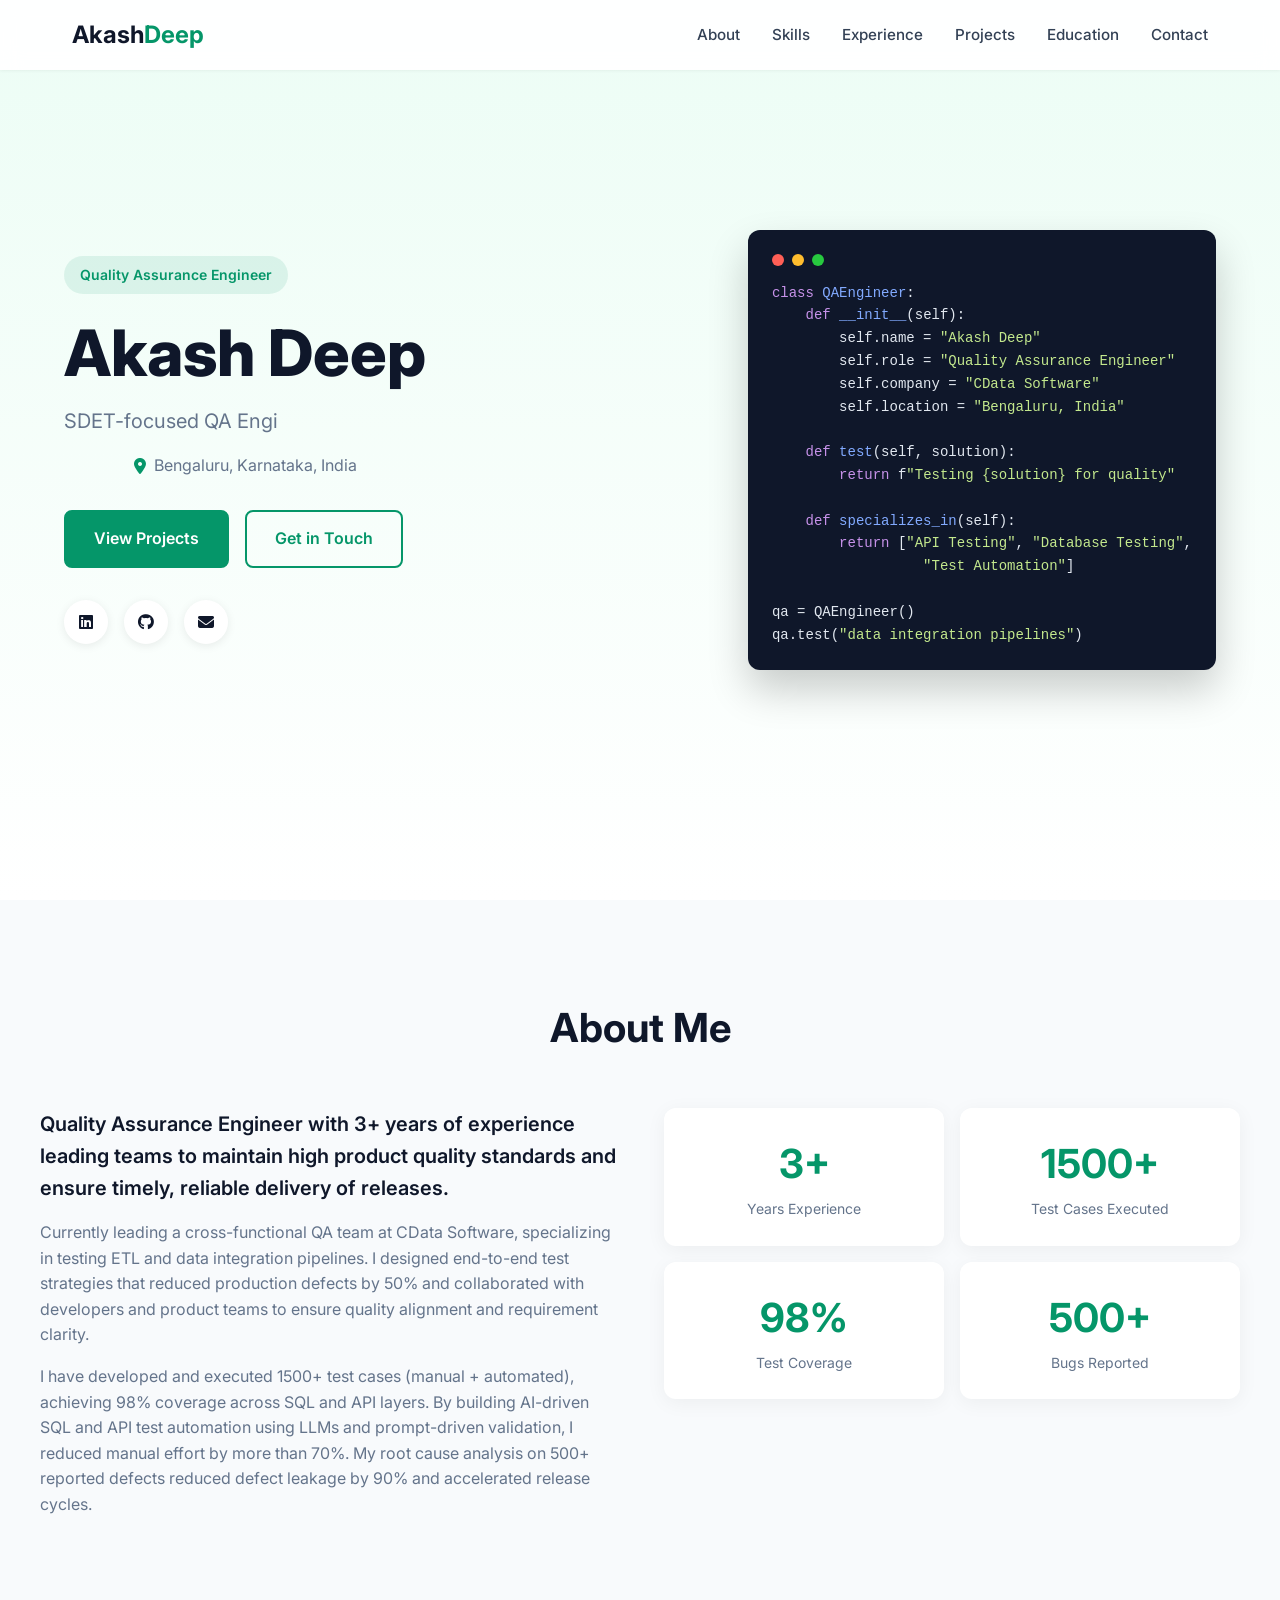
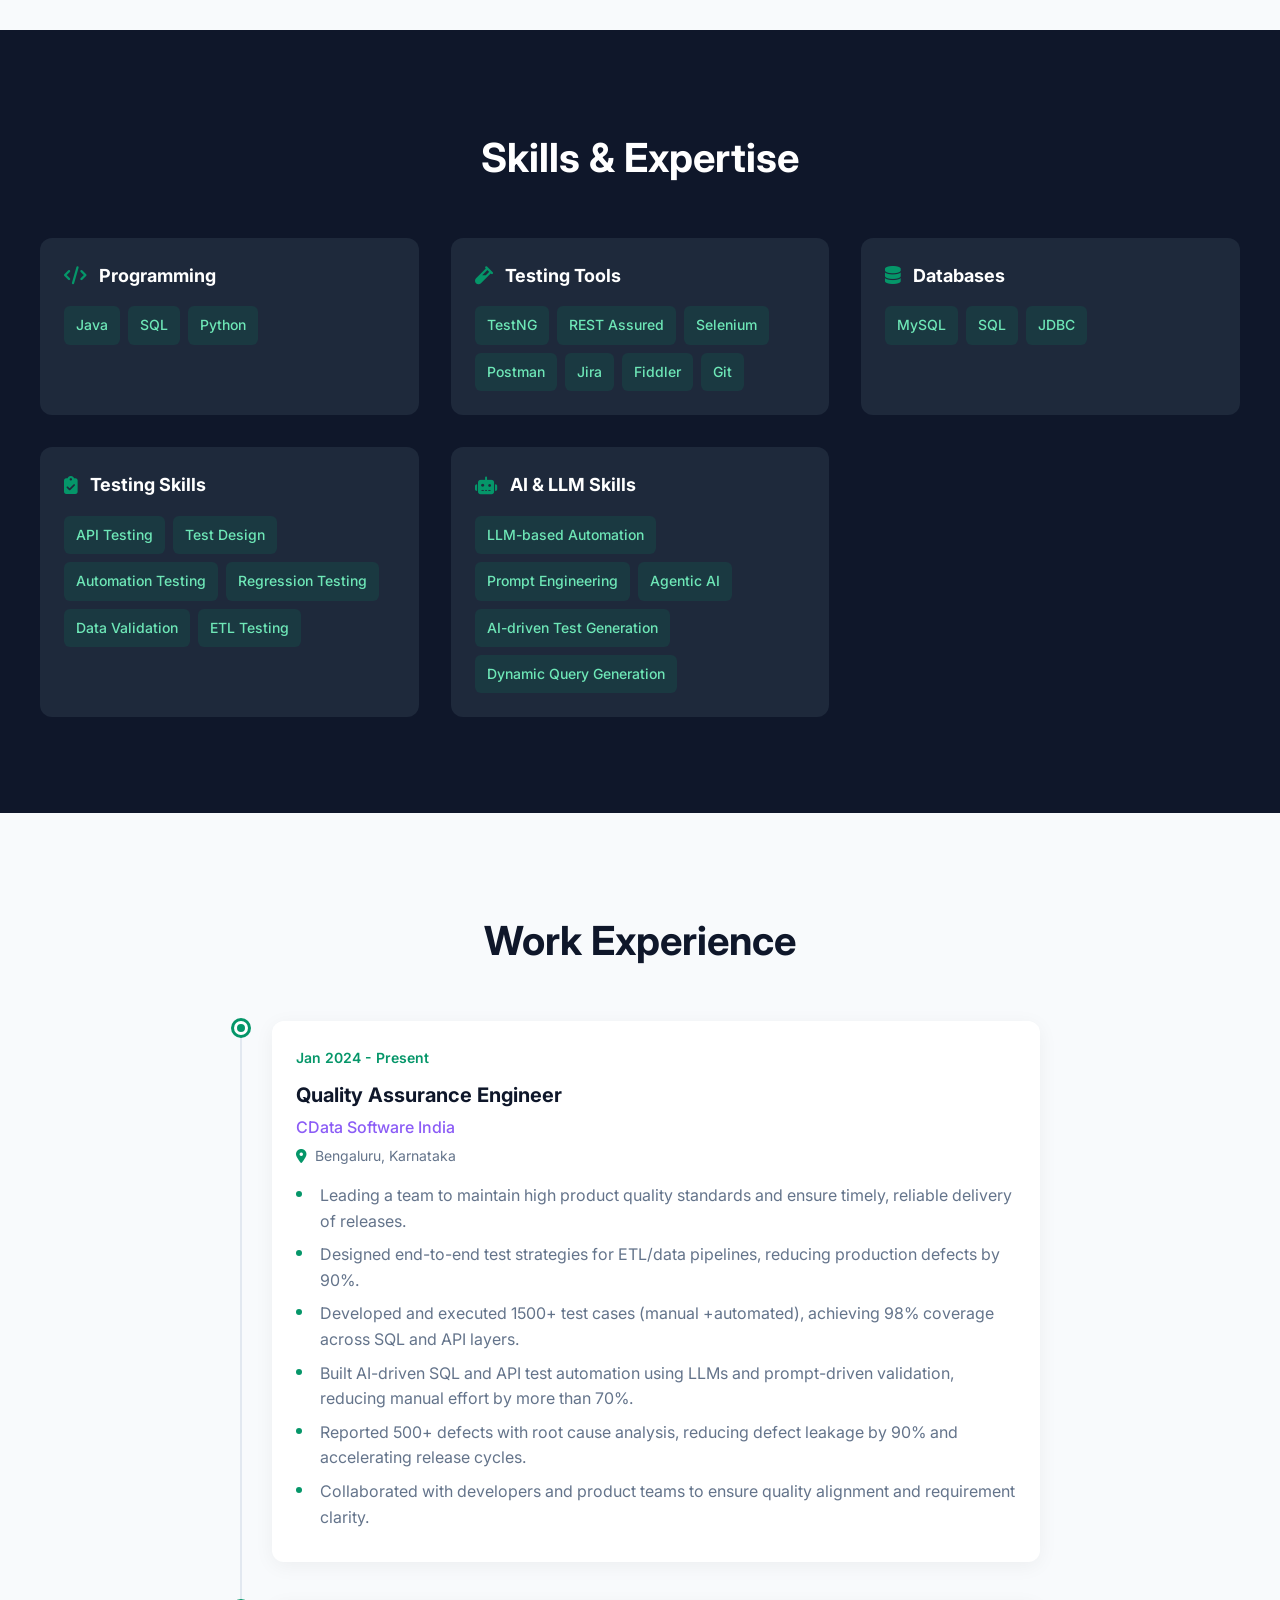
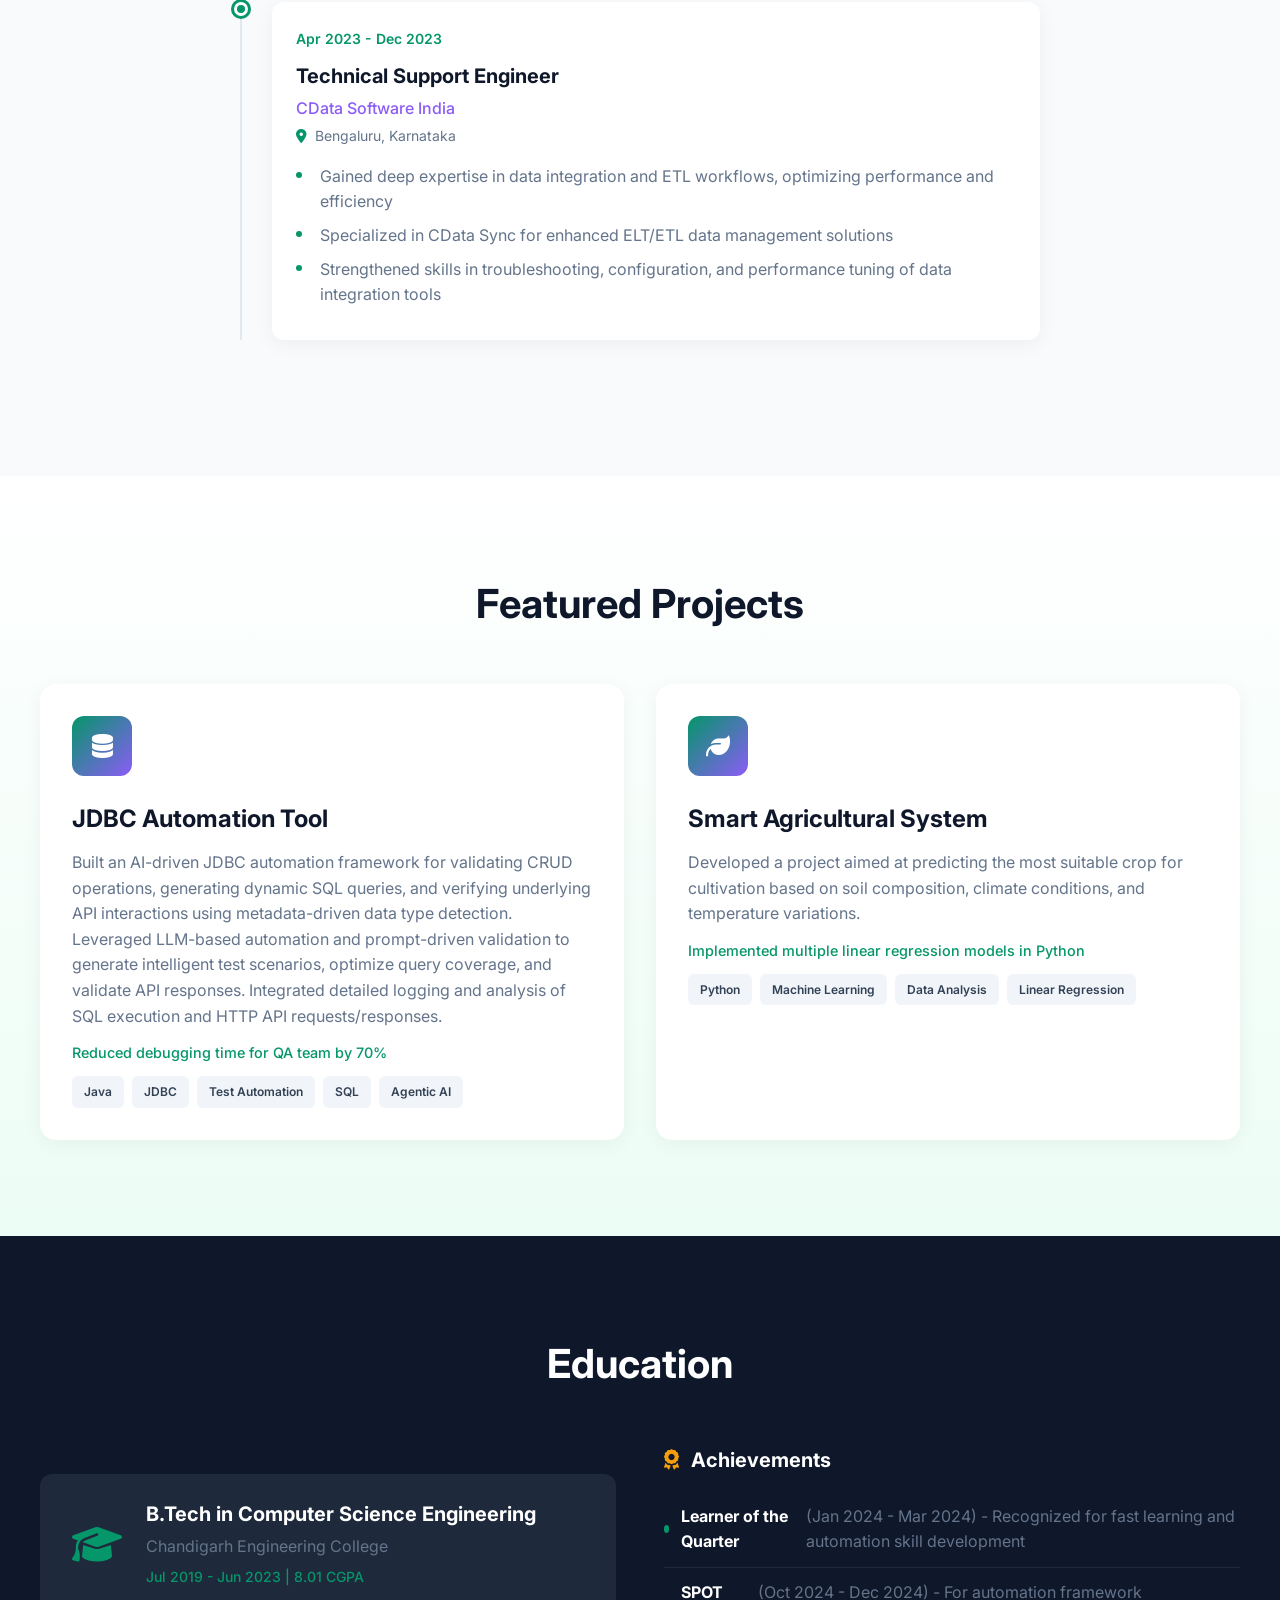
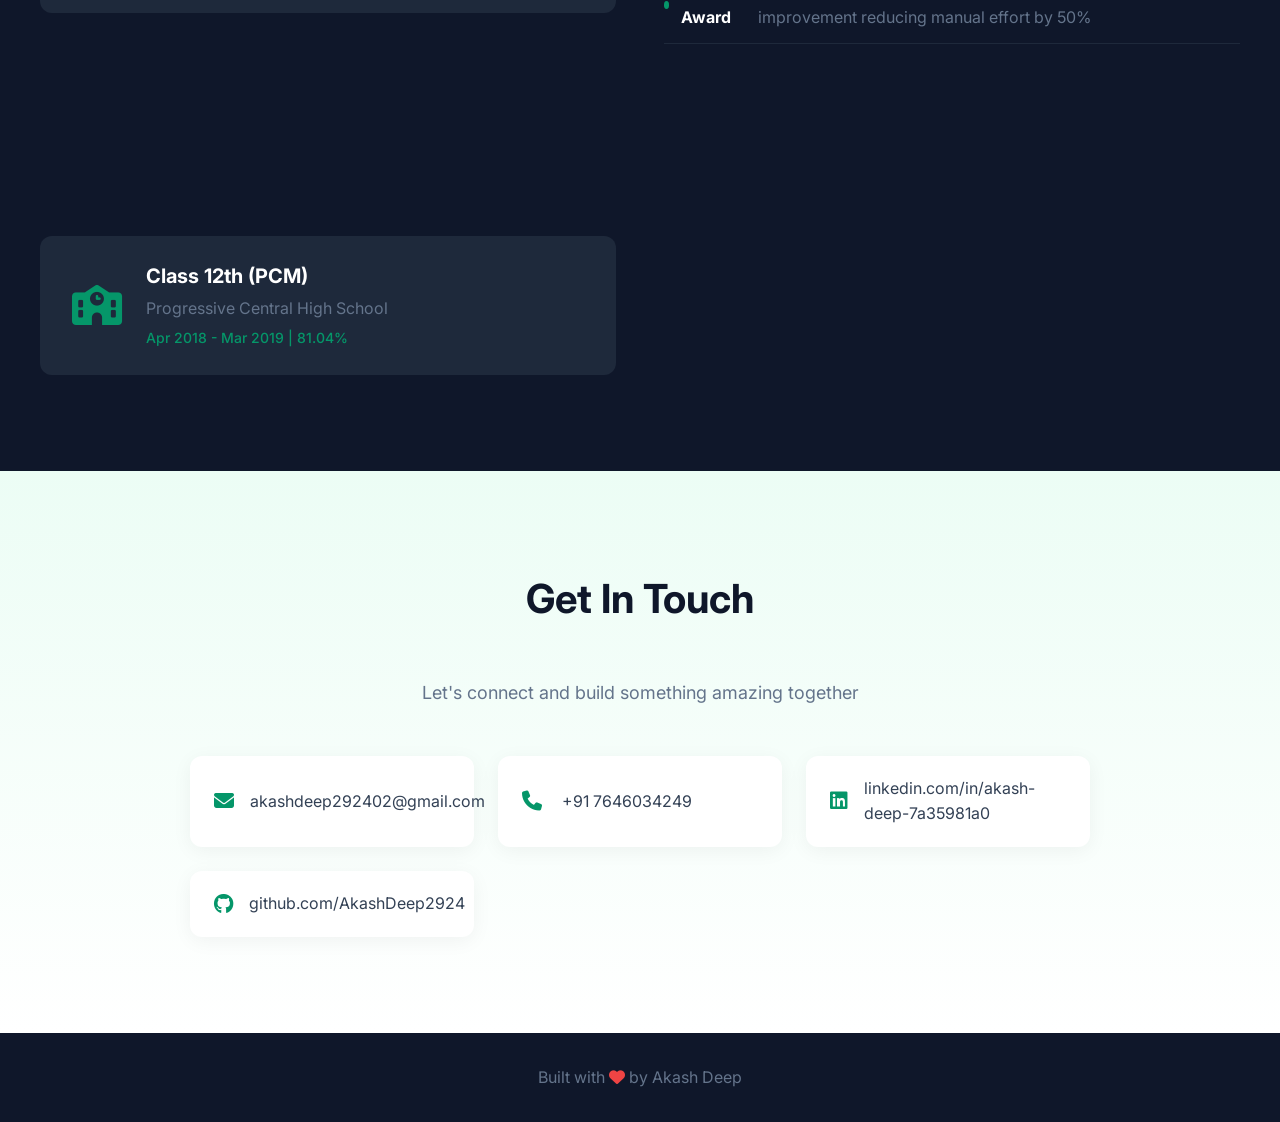
<file: index.html>
<!DOCTYPE html>
<html lang="en">
<head>
    <meta charset="UTF-8">
    <meta name="viewport" content="width=device-width, initial-scale=1.0">
    <title>Akash Deep | Quality Assurance Engineer</title>
    <link rel="stylesheet" href="style.css">
    <link rel="preconnect" href="https://fonts.googleapis.com">
    <link rel="preconnect" href="https://fonts.gstatic.com" crossorigin>
    <link href="https://fonts.googleapis.com/css2?family=Inter:wght@300;400;500;600;700&display=swap" rel="stylesheet">
    <link rel="stylesheet" href="https://cdnjs.cloudflare.com/ajax/libs/font-awesome/6.4.0/css/all.min.css">
</head>
<body>
    <nav class="navbar">
        <div class="nav-container">
            <a href="#" class="logo">Akash<span>Deep</span></a>
            <ul class="nav-links">
                <li><a href="#about">About</a></li>
                <li><a href="#skills">Skills</a></li>
                <li><a href="#experience">Experience</a></li>
                <li><a href="#projects">Projects</a></li>
                <li><a href="#education">Education</a></li>
                <li><a href="#contact">Contact</a></li>
            </ul>
            <div class="hamburger">
                <span></span>
                <span></span>
                <span></span>
            </div>
        </div>
    </nav>

    <section class="hero">
        <div class="hero-content">
            <span class="hero-tag">Quality Assurance Engineer</span>
            <h1>Akash Deep</h1>
            <p class="hero-subtitle">SDET-focused QA Engineer with 3+ years of experience in SQL, API, and JDBC driver testing. Proficient in Java and automation, with expertise in REST/SOAP/GraphQL validation and API-level debugging. Leveraging AI-driven automation frameworks and Agentic AI for dynamic query generation and API validation, improving test coverage and efficiency.  </p>
            <div class="hero-location">
                <i class="fas fa-map-marker-alt"></i>
                <span>Bengaluru, Karnataka, India</span>
            </div>
            <div class="hero-buttons">
                <a href="#projects" class="btn btn-primary">View Projects</a>
                <a href="#contact" class="btn btn-outline">Get in Touch</a>
            </div>
            <div class="hero-social">
                <a href="https://linkedin.com/in/akash-deep-7a35981a0" target="_blank" class="social-link">
                    <i class="fab fa-linkedin"></i>
                </a>
                <a href="https://github.com/AkashDeep2924" target="_blank" class="social-link">
                    <i class="fab fa-github"></i>
                </a>
                <a href="mailto:akashdeep292402@gmail.com" class="social-link">
                    <i class="fas fa-envelope"></i>
                </a>
            </div>
        </div>
        <div class="hero-visual">
            <div class="code-block">
                <div class="code-header">
                    <span class="dot red"></span>
                    <span class="dot yellow"></span>
                    <span class="dot green"></span>
                </div>
                <pre><code><span class="keyword">class</span> <span class="class-name">QAEngineer</span>:
    <span class="keyword">def</span> <span class="function">__init__</span>(self):
        self.name = <span class="string">"Akash Deep"</span>
        self.role = <span class="string">"Quality Assurance Engineer"</span>
        self.company = <span class="string">"CData Software"</span>
        self.location = <span class="string">"Bengaluru, India"</span>

    <span class="keyword">def</span> <span class="function">test</span>(self, solution):
        <span class="keyword">return</span> f<span class="string">"Testing {solution} for quality"</span>

    <span class="keyword">def</span> <span class="function">specializes_in</span>(self):
        <span class="keyword">return</span> [<span class="string">"API Testing"</span>, <span class="string">"Database Testing"</span>,
                  <span class="string">"Test Automation"</span>]

qa = QAEngineer()
qa.test(<span class="string">"data integration pipelines"</span>)</code></pre>
            </div>
        </div>
    </section>

    <section id="about" class="section">
        <div class="container">
            <h2 class="section-title">About Me</h2>
            <div class="about-content">
                <div class="about-text">
                    <p class="lead">Quality Assurance Engineer with 3+ years of experience leading teams to maintain high product quality standards and ensure timely, reliable delivery of releases.</p>
                    <p>Currently leading a cross-functional QA team at CData Software, specializing in testing ETL and data integration pipelines. I designed end-to-end test strategies that reduced production defects by 50% and collaborated with developers and product teams to ensure quality alignment and requirement clarity.</p>
                    <p>I have developed and executed 1500+ test cases (manual + automated), achieving 98% coverage across SQL and API layers. By building AI-driven SQL and API test automation using LLMs and prompt-driven validation, I reduced manual effort by more than 70%. My root cause analysis on 500+ reported defects reduced defect leakage by 90% and accelerated release cycles.</p>
                </div>
                <div class="about-stats">
                    <div class="stat-card">
                        <span class="stat-number">3+</span>
                        <span class="stat-label">Years Experience</span>
                    </div>
                    <div class="stat-card">
                        <span class="stat-number">1500+</span>
                        <span class="stat-label">Test Cases Executed</span>
                    </div>
                    <div class="stat-card">
                        <span class="stat-number">98%</span>
                        <span class="stat-label">Test Coverage</span>
                    </div>
                    <div class="stat-card">
                        <span class="stat-number">500+</span>
                        <span class="stat-label">Bugs Reported</span>
                    </div>
                </div>
            </div>
        </div>
    </section>

    <section id="skills" class="section">
        <div class="container">
            <h2 class="section-title">Skills & Expertise</h2>
            <div class="skills-grid">
                <div class="skill-category">
                    <h3><i class="fas fa-code"></i> Programming</h3>
                    <div class="skill-tags">
                        <span class="skill-tag">Java</span>
                        <span class="skill-tag">SQL</span>
                        <span class="skill-tag">Python</span>
                    </div>
                </div>
                <div class="skill-category">
                    <h3><i class="fas fa-vial"></i> Testing Tools</h3>
                    <div class="skill-tags">
                        <span class="skill-tag">TestNG</span>
                        <span class="skill-tag">REST Assured</span>
                        <span class="skill-tag">Selenium</span>
                        <span class="skill-tag">Postman</span>
                        <span class="skill-tag">Jira</span>
                        <span class="skill-tag">Fiddler</span>
                        <span class="skill-tag">Git</span>
                    </div>
                </div>
                <div class="skill-category">
                    <h3><i class="fas fa-database"></i> Databases</h3>
                    <div class="skill-tags">
                        <span class="skill-tag">MySQL</span>
                        <span class="skill-tag">SQL</span>
                        <span class="skill-tag">JDBC</span>
                    </div>
                </div>
                <div class="skill-category">
                    <h3><i class="fas fa-clipboard-check"></i> Testing Skills</h3>
                    <div class="skill-tags">
                        <span class="skill-tag">API Testing</span>
                        <span class="skill-tag">Test Design</span>
                        <span class="skill-tag">Automation Testing</span>
                        <span class="skill-tag">Regression Testing</span>
                        <span class="skill-tag">Data Validation</span>
                        <span class="skill-tag">ETL Testing</span>
                    </div>
                </div>
                <div class="skill-category">
                    <h3><i class="fas fa-robot"></i> AI & LLM Skills</h3>
                    <div class="skill-tags">
                        <span class="skill-tag">LLM-based Automation</span>
                        <span class="skill-tag">Prompt Engineering</span>
                        <span class="skill-tag">Agentic AI</span>
                        <span class="skill-tag">AI-driven Test Generation</span>
                        <span class="skill-tag">Dynamic Query Generation</span>
                    </div>
                </div>
            </div>
        </div>
    </section>

    <section id="experience" class="section">
        <div class="container">
            <h2 class="section-title">Work Experience</h2>
            <div class="timeline">
                <div class="timeline-item">
                    <div class="timeline-marker"></div>
                    <div class="timeline-content">
                        <span class="timeline-date">Jan 2024 - Present</span>
                        <h3>Quality Assurance Engineer</h3>
                        <h4 class="company">CData Software India</h4>
                        <p class="location"><i class="fas fa-map-marker-alt"></i> Bengaluru, Karnataka</p>
                        <ul class="timeline-points">
                            <li>Leading a team to maintain high product quality standards and ensure timely, reliable delivery of releases.</li>
                            <li>Designed end-to-end test strategies for ETL/data pipelines, reducing production defects by 90%.</li>
                            <li>Developed and executed 1500+ test cases (manual +automated), achieving 98% coverage across SQL and API layers.</li>
                            <li>Built AI-driven SQL and API test automation using LLMs and prompt-driven validation, reducing manual effort by more than 70%.</li>
                            <li>Reported 500+ defects with root cause analysis, reducing defect leakage by 90% and accelerating release cycles.</li>
                            <li>Collaborated with developers and product teams to ensure quality alignment and requirement clarity.</li>
                        </ul>
                    </div>
                </div>
                <div class="timeline-item">
                    <div class="timeline-marker"></div>
                    <div class="timeline-content">
                        <span class="timeline-date">Apr 2023 - Dec 2023</span>
                        <h3>Technical Support Engineer</h3>
                        <h4 class="company">CData Software India</h4>
                        <p class="location"><i class="fas fa-map-marker-alt"></i> Bengaluru, Karnataka</p>
                        <ul class="timeline-points">
                            <li>Gained deep expertise in data integration and ETL workflows, optimizing performance and efficiency</li>
                            <li>Specialized in CData Sync for enhanced ELT/ETL data management solutions</li>
                            <li>Strengthened skills in troubleshooting, configuration, and performance tuning of data integration tools</li>
                        </ul>
                    </div>
                </div>
            </div>
        </div>
    </section>

    <section id="projects" class="section">
        <div class="container">
            <h2 class="section-title">Featured Projects</h2>
            <div class="projects-grid">
                <div class="project-card">
                    <div class="project-icon">
                        <i class="fas fa-database"></i>
                    </div>
                    <h3>JDBC Automation Tool</h3>
                    <p>Built an AI-driven JDBC automation framework for validating CRUD operations, generating dynamic SQL queries, and verifying underlying API interactions using metadata-driven data type
detection. Leveraged LLM-based automation and prompt-driven validation to generate intelligent test scenarios, optimize query coverage, and validate API responses. Integrated detailed logging and analysis of SQL execution and HTTP API requests/responses.</p>
                    <p class="project-impact">Reduced debugging time for QA team by 70%</p>
                    <div class="project-tags">
                        <span>Java</span>
                        <span>JDBC</span>
                        <span>Test Automation</span>
                        <span>SQL</span>
                        <span>Agentic AI</span>
                    </div>
                </div>
                <div class="project-card">
                    <div class="project-icon">
                        <i class="fas fa-leaf"></i>
                    </div>
                    <h3>Smart Agricultural System</h3>
                    <p>Developed a project aimed at predicting the most suitable crop for cultivation based on soil composition, climate conditions, and temperature variations.</p>
                    <p class="project-impact">Implemented multiple linear regression models in Python</p>
                    <div class="project-tags">
                        <span>Python</span>
                        <span>Machine Learning</span>
                        <span>Data Analysis</span>
                        <span>Linear Regression</span>
                    </div>
                </div>
            </div>
        </div>
    </section>

    <section id="education" class="section">
        <div class="container">
            <h2 class="section-title">Education</h2>
            <div class="education-content">
                <div class="education-main">
                    <div class="education-card">
                        <i class="fas fa-graduation-cap"></i>
                        <div class="education-info">
                            <h3>B.Tech in Computer Science Engineering</h3>
                            <p class="education-school">Chandigarh Engineering College</p>
                            <span class="education-year">Jul 2019 - Jun 2023 | 8.01 CGPA</span>
                        </div>
                    </div>
                </div>
                <div class="certifications">
                    <h3><i class="fas fa-award"></i> Achievements</h3>
                    <ul class="cert-list">
                        <li><strong>Learner of the Quarter</strong> (Jan 2024 - Mar 2024) - Recognized for fast learning and automation skill development</li>
                        <li><strong>SPOT Award</strong> (Oct 2024 - Dec 2024) - For automation framework improvement reducing manual effort by 50%</li>
                    </ul>
                </div>
            </div>
        </div>
    </section>

    <section id="class12" class="section">
        <div class="container">
            <div class="education-content">
                <div class="education-main">
                    <div class="education-card">
                        <i class="fas fa-school"></i>
                        <div class="education-info">
                            <h3>Class 12th (PCM)</h3>
                            <p class="education-school">Progressive Central High School</p>
                            <span class="education-year">Apr 2018 - Mar 2019 | 81.04%</span>
                        </div>
                    </div>
                </div>
            </div>
        </div>
    </section>

    <section id="contact" class="section contact-section">
        <div class="container">
            <h2 class="section-title">Get In Touch</h2>
            <p class="contact-subtitle">Let's connect and build something amazing together</p>
            <div class="contact-cards">
                <a href="mailto:akashdeep292402@gmail.com" class="contact-card">
                    <i class="fas fa-envelope"></i>
                    <span>akashdeep292402@gmail.com</span>
                </a>
                <a href="tel:+917646034249" class="contact-card">
                    <i class="fas fa-phone"></i>
                    <span>+91 7646034249</span>
                </a>
                <a href="https://linkedin.com/in/akash-deep-7a35981a0" target="_blank" class="contact-card">
                    <i class="fab fa-linkedin"></i>
                    <span>linkedin.com/in/akash-deep-7a35981a0</span>
                </a>
                <a href="https://github.com/AkashDeep2924" target="_blank" class="contact-card">
                    <i class="fab fa-github"></i>
                    <span>github.com/AkashDeep2924</span>
                </a>
            </div>
        </div>
    </section>

    <footer class="footer">
        <p>Built with <i class="fas fa-heart"></i> by Akash Deep</p>
    </footer>

    <script src="script.js"></script>
</body>
</html>
</file>
<file: style.css>
:root {
    --primary: #059669;
    --primary-dark: #047857;
    --secondary: #8b5cf6;
    --dark: #0f172a;
    --dark-secondary: #1e293b;
    --light: #f8fafc;
    --gray: #64748b;
    --gray-light: #e2e8f0;
    --text: #334155;
    --text-light: #64748b;
    --gradient: linear-gradient(135deg, #059669 0%, #8b5cf6 100%);
}

* {
    margin: 0;
    padding: 0;
    box-sizing: border-box;
}

html {
    scroll-behavior: smooth;
}

body {
    font-family: 'Inter', -apple-system, BlinkMacSystemFont, sans-serif;
    line-height: 1.6;
    color: var(--text);
    background: var(--light);
}

/* Navigation */
.navbar {
    position: fixed;
    top: 0;
    left: 0;
    right: 0;
    background: rgba(255, 255, 255, 0.95);
    backdrop-filter: blur(10px);
    z-index: 1000;
    box-shadow: 0 1px 3px rgba(0, 0, 0, 0.05);
}

.nav-container {
    max-width: 1200px;
    margin: 0 auto;
    padding: 1rem 2rem;
    display: flex;
    justify-content: space-between;
    align-items: center;
}

.logo {
    font-size: 1.5rem;
    font-weight: 700;
    color: var(--dark);
    text-decoration: none;
}

.logo span {
    color: var(--primary);
}

.nav-links {
    display: flex;
    list-style: none;
    gap: 2rem;
}

.nav-links a {
    color: var(--text);
    text-decoration: none;
    font-weight: 500;
    font-size: 0.95rem;
    transition: color 0.3s;
}

.nav-links a:hover {
    color: var(--primary);
}

.hamburger {
    display: none;
    flex-direction: column;
    gap: 5px;
    cursor: pointer;
}

.hamburger span {
    width: 25px;
    height: 3px;
    background: var(--dark);
    border-radius: 3px;
    transition: 0.3s;
}

/* Hero Section */
.hero {
    min-height: 100vh;
    display: flex;
    align-items: center;
    justify-content: center;
    padding: 8rem 2rem 4rem;
    background: linear-gradient(180deg, #ecfdf5 0%, #fff 100%);
    overflow: hidden;
}

.hero-content {
    text-align: center;
    max-width: 800px;
    z-index: 1;
}

.hero-tag {
    display: inline-block;
    padding: 0.5rem 1rem;
    background: rgba(5, 150, 105, 0.1);
    color: var(--primary);
    font-size: 0.875rem;
    font-weight: 600;
    border-radius: 50px;
    margin-bottom: 1.5rem;
}

.hero h1 {
    font-size: 4rem;
    font-weight: 800;
    color: var(--dark);
    margin-bottom: 1rem;
    line-height: 1.1;
}

.hero-subtitle {
    font-size: 1.25rem;
    color: var(--text-light);
    margin-bottom: 1rem;
}

.hero-location {
    display: flex;
    align-items: center;
    justify-content: center;
    gap: 0.5rem;
    color: var(--gray);
    margin-bottom: 2rem;
}

.hero-location i {
    color: var(--primary);
}

.hero-buttons {
    display: flex;
    gap: 1rem;
    justify-content: center;
    margin-bottom: 2rem;
}

.btn {
    padding: 0.875rem 1.75rem;
    border-radius: 8px;
    font-weight: 600;
    text-decoration: none;
    transition: all 0.3s;
}

.btn-primary {
    background: var(--primary);
    color: white;
    border: 2px solid var(--primary);
}

.btn-primary:hover {
    background: var(--primary-dark);
    border-color: var(--primary-dark);
    transform: translateY(-2px);
}

.btn-outline {
    background: transparent;
    color: var(--primary);
    border: 2px solid var(--primary);
}

.btn-outline:hover {
    background: var(--primary);
    color: white;
    transform: translateY(-2px);
}

.hero-social {
    display: flex;
    gap: 1rem;
    justify-content: center;
}

.social-link {
    width: 44px;
    height: 44px;
    display: flex;
    align-items: center;
    justify-content: center;
    background: white;
    border-radius: 50%;
    color: var(--dark);
    text-decoration: none;
    box-shadow: 0 2px 10px rgba(0, 0, 0, 0.08);
    transition: all 0.3s;
}

.social-link:hover {
    background: var(--primary);
    color: white;
    transform: translateY(-3px);
}

.hero-visual {
    display: none;
}

.code-block {
    background: var(--dark);
    border-radius: 12px;
    padding: 1.5rem;
    text-align: left;
    max-width: 500px;
    margin: 0 auto;
    box-shadow: 0 20px 40px rgba(0, 0, 0, 0.2);
}

.code-header {
    display: flex;
    gap: 8px;
    margin-bottom: 1rem;
}

.dot {
    width: 12px;
    height: 12px;
    border-radius: 50%;
}

.red { background: #ff5f56; }
.yellow { background: #ffbd2e; }
.green { background: #27c93f; }

.code-block pre {
    margin: 0;
    overflow-x: auto;
}

.code-block code {
    font-family: 'Fira Code', monospace;
    font-size: 0.875rem;
    color: #e2e8f0;
}

.keyword { color: #c792ea; }
.class-name { color: #82aaff; }
.function { color: #82aaff; }
.string { color: #c3e88d; }
.number { color: #f78c6c; }

/* Sections */
.section {
    padding: 6rem 2rem;
}

.container {
    max-width: 1200px;
    margin: 0 auto;
}

.section-title {
    font-size: 2.5rem;
    font-weight: 700;
    color: var(--dark);
    text-align: center;
    margin-bottom: 3rem;
}

/* About Section */
.about-content {
    display: grid;
    grid-template-columns: 1fr 1fr;
    gap: 3rem;
    align-items: start;
}

.about-text .lead {
    font-size: 1.25rem;
    font-weight: 600;
    color: var(--dark);
    margin-bottom: 1rem;
}

.about-text p {
    margin-bottom: 1rem;
    color: var(--text-light);
}

.about-stats {
    display: grid;
    grid-template-columns: 1fr 1fr;
    gap: 1rem;
}

.stat-card {
    background: white;
    padding: 1.5rem;
    border-radius: 12px;
    text-align: center;
    box-shadow: 0 4px 20px rgba(0, 0, 0, 0.05);
    transition: transform 0.3s;
}

.stat-card:hover {
    transform: translateY(-5px);
}

.stat-number {
    display: block;
    font-size: 2.5rem;
    font-weight: 700;
    color: var(--primary);
}

.stat-label {
    font-size: 0.875rem;
    color: var(--gray);
}

/* Skills Section */
#skills {
    background: var(--dark);
}

#skills .section-title {
    color: white;
}

.skills-grid {
    display: grid;
    grid-template-columns: repeat(auto-fit, minmax(280px, 1fr));
    gap: 2rem;
}

.skill-category {
    background: var(--dark-secondary);
    padding: 1.5rem;
    border-radius: 12px;
    transition: transform 0.3s;
}

.skill-category:hover {
    transform: translateY(-5px);
}

.skill-category h3 {
    color: white;
    font-size: 1.125rem;
    margin-bottom: 1rem;
    display: flex;
    align-items: center;
    gap: 0.75rem;
}

.skill-category h3 i {
    color: var(--primary);
}

.skill-tags {
    display: flex;
    flex-wrap: wrap;
    gap: 0.5rem;
}

.skill-tag {
    background: rgba(5, 150, 105, 0.15);
    color: #6ee7b7;
    padding: 0.5rem 0.75rem;
    border-radius: 6px;
    font-size: 0.875rem;
    font-weight: 500;
}

/* Experience Section */
.timeline {
    position: relative;
    max-width: 800px;
    margin: 0 auto;
}

.timeline::before {
    content: '';
    position: absolute;
    left: 0;
    top: 0;
    bottom: 0;
    width: 2px;
    background: var(--gray-light);
}

.timeline-item {
    position: relative;
    padding-left: 2rem;
    margin-bottom: 2.5rem;
}

.timeline-marker {
    position: absolute;
    left: -6px;
    top: 0;
    width: 14px;
    height: 14px;
    background: var(--primary);
    border-radius: 50%;
    border: 3px solid white;
    box-shadow: 0 0 0 3px var(--primary);
}

.timeline-content {
    background: white;
    padding: 1.5rem;
    border-radius: 12px;
    box-shadow: 0 4px 20px rgba(0, 0, 0, 0.05);
}

.timeline-date {
    font-size: 0.875rem;
    color: var(--primary);
    font-weight: 600;
}

.timeline-content h3 {
    font-size: 1.25rem;
    color: var(--dark);
    margin: 0.5rem 0 0.25rem;
}

.timeline-content .company {
    font-size: 1rem;
    color: var(--secondary);
    font-weight: 500;
    margin-bottom: 0.25rem;
}

.timeline-content .location {
    font-size: 0.875rem;
    color: var(--gray);
    margin-bottom: 1rem;
}

.timeline-content .location i {
    color: var(--primary);
    margin-right: 0.25rem;
}

.timeline-points {
    list-style: none;
}

.timeline-points li {
    position: relative;
    padding-left: 1.5rem;
    margin-bottom: 0.5rem;
    color: var(--text-light);
}

.timeline-points li::before {
    content: '';
    position: absolute;
    left: 0;
    top: 0.5rem;
    width: 6px;
    height: 6px;
    background: var(--primary);
    border-radius: 50%;
}

/* Projects Section */
#projects {
    background: linear-gradient(180deg, #fff 0%, #ecfdf5 100%);
}

.projects-grid {
    display: grid;
    grid-template-columns: repeat(auto-fit, minmax(300px, 1fr));
    gap: 2rem;
}

.project-card {
    background: white;
    padding: 2rem;
    border-radius: 16px;
    box-shadow: 0 4px 20px rgba(0, 0, 0, 0.05);
    transition: all 0.3s;
}

.project-card:hover {
    transform: translateY(-8px);
    box-shadow: 0 12px 40px rgba(0, 0, 0, 0.1);
}

.project-icon {
    width: 60px;
    height: 60px;
    background: var(--gradient);
    border-radius: 12px;
    display: flex;
    align-items: center;
    justify-content: center;
    margin-bottom: 1.5rem;
}

.project-icon i {
    font-size: 1.5rem;
    color: white;
}

.project-card h3 {
    font-size: 1.5rem;
    color: var(--dark);
    margin-bottom: 0.75rem;
}

.project-card p {
    color: var(--text-light);
    margin-bottom: 0.75rem;
}

.project-impact {
    color: var(--primary) !important;
    font-weight: 500;
    font-size: 0.9rem;
}

.project-tags {
    display: flex;
    gap: 0.5rem;
    flex-wrap: wrap;
}

.project-tags span {
    background: #f1f5f9;
    color: var(--text);
    padding: 0.375rem 0.75rem;
    border-radius: 6px;
    font-size: 0.75rem;
    font-weight: 600;
}

/* Education Section */
#education,
#class12 {
    background: var(--dark);
}

#education .section-title,
#class12 .section-title {
    color: white;
}

.education-content {
    display: grid;
    grid-template-columns: 1fr 1fr;
    gap: 3rem;
}

.education-main {
    display: flex;
    align-items: center;
}

.education-card {
    display: flex;
    align-items: center;
    gap: 1.5rem;
    background: var(--dark-secondary);
    padding: 1.5rem 2rem;
    border-radius: 12px;
    width: 100%;
}

.education-card i {
    font-size: 2.5rem;
    color: var(--primary);
}

.education-info h3 {
    color: white;
    font-size: 1.25rem;
}

.education-school {
    color: var(--gray);
    margin: 0.25rem 0;
}

.education-year {
    color: var(--primary);
    font-size: 0.875rem;
    font-weight: 500;
}

.certifications h3 {
    color: white;
    font-size: 1.25rem;
    margin-bottom: 1rem;
    display: flex;
    align-items: center;
    gap: 0.75rem;
}

.certifications h3 i {
    color: #f59e0b;
}

.cert-list {
    list-style: none;
}

.cert-list li {
    color: var(--gray);
    padding: 0.75rem 0;
    border-bottom: 1px solid var(--dark-secondary);
    display: flex;
    align-items: center;
    gap: 0.75rem;
}

.cert-list li::before {
    content: '';
    width: 8px;
    height: 8px;
    background: var(--primary);
    border-radius: 50%;
}

.cert-list li strong {
    color: white;
}

/* Contact Section */
.contact-section {
    background: linear-gradient(180deg, #ecfdf5 0%, #fff 100%);
}

.contact-subtitle {
    text-align: center;
    color: var(--text-light);
    margin-bottom: 3rem;
    font-size: 1.125rem;
}

.contact-cards {
    display: grid;
    grid-template-columns: repeat(auto-fit, minmax(250px, 1fr));
    gap: 1.5rem;
    max-width: 900px;
    margin: 0 auto;
}

.contact-card {
    display: flex;
    align-items: center;
    gap: 1rem;
    background: white;
    padding: 1.25rem 1.5rem;
    border-radius: 12px;
    text-decoration: none;
    color: var(--text);
    box-shadow: 0 4px 20px rgba(0, 0, 0, 0.05);
    transition: all 0.3s;
}

.contact-card:hover {
    transform: translateY(-5px);
    box-shadow: 0 8px 30px rgba(0, 0, 0, 0.1);
    color: var(--primary);
}

.contact-card i {
    font-size: 1.25rem;
    color: var(--primary);
    width: 24px;
}

/* Footer */
.footer {
    background: var(--dark);
    padding: 2rem;
    text-align: center;
    color: var(--gray);
}

.footer i {
    color: #ef4444;
}

/* Responsive */
@media (max-width: 768px) {
    .nav-links {
        display: none;
    }

    .hamburger {
        display: flex;
    }

    .hero h1 {
        font-size: 2.5rem;
    }

    .hero-subtitle {
        font-size: 1rem;
    }

    .hero-buttons {
        flex-direction: column;
    }

    .about-content,
    .education-content {
        grid-template-columns: 1fr;
    }

    .section {
        padding: 4rem 1.5rem;
    }

    .section-title {
        font-size: 2rem;
    }
}

@media (min-width: 992px) {
    .hero {
        justify-content: space-between;
        padding: 0 4rem;
    }

    .hero-content {
        text-align: left;
        max-width: 500px;
    }

    .hero-buttons {
        justify-content: flex-start;
    }

    .hero-social {
        justify-content: flex-start;
    }

    .hero-visual {
        display: block;
    }
}

/* Animation */
@keyframes fadeInUp {
    from {
        opacity: 0;
        transform: translateY(30px);
    }
    to {
        opacity: 1;
        transform: translateY(0);
    }
}

.hero-content {
    animation: fadeInUp 0.8s ease-out;
}

.about-text, .about-stats, .skill-category, .timeline-item, .project-card {
    animation: fadeInUp 0.8s ease-out;
    animation-fill-mode: both;
}

.skill-category:nth-child(1) { animation-delay: 0.1s; }
.skill-category:nth-child(2) { animation-delay: 0.2s; }
.skill-category:nth-child(3) { animation-delay: 0.3s; }
.skill-category:nth-child(4) { animation-delay: 0.4s; }

.timeline-item:nth-child(1) { animation-delay: 0.1s; }
.timeline-item:nth-child(2) { animation-delay: 0.2s; }

.project-card:nth-child(1) { animation-delay: 0.1s; }
.project-card:nth-child(2) { animation-delay: 0.2s; }
</file>
